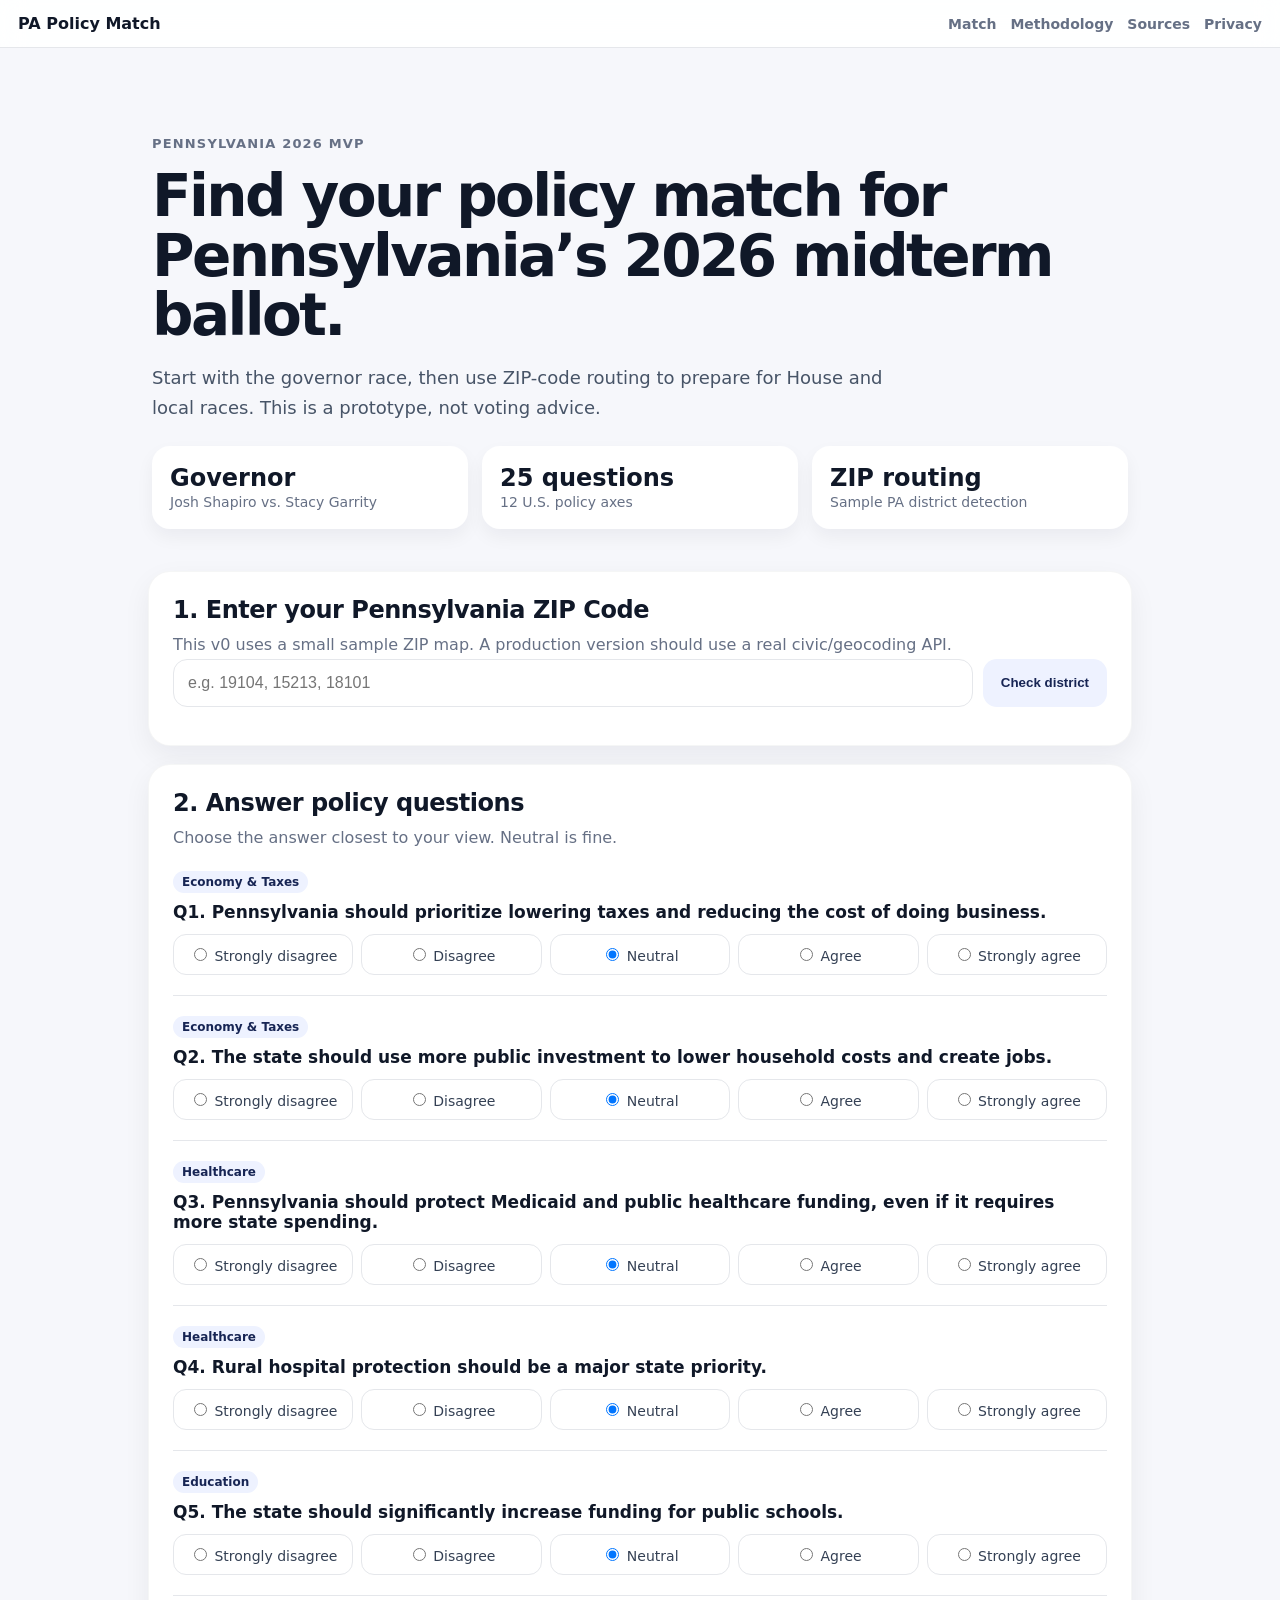
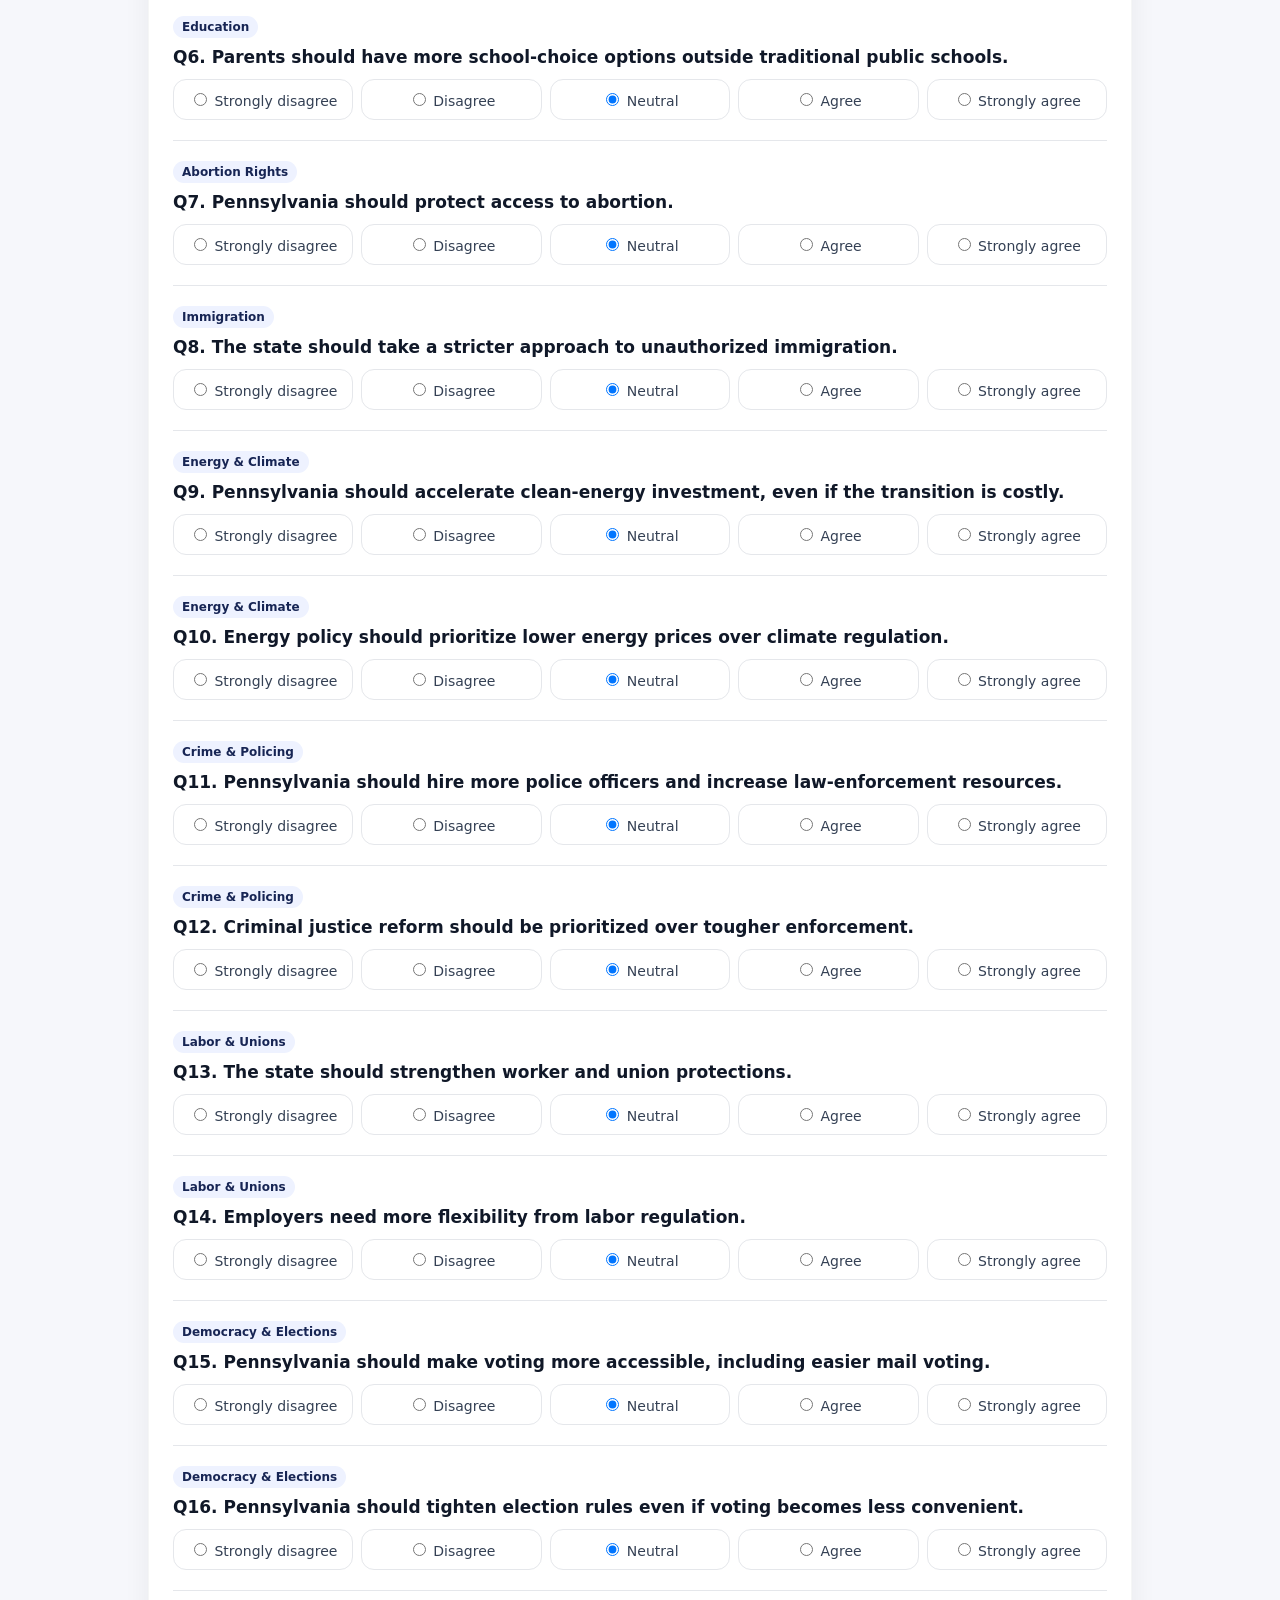
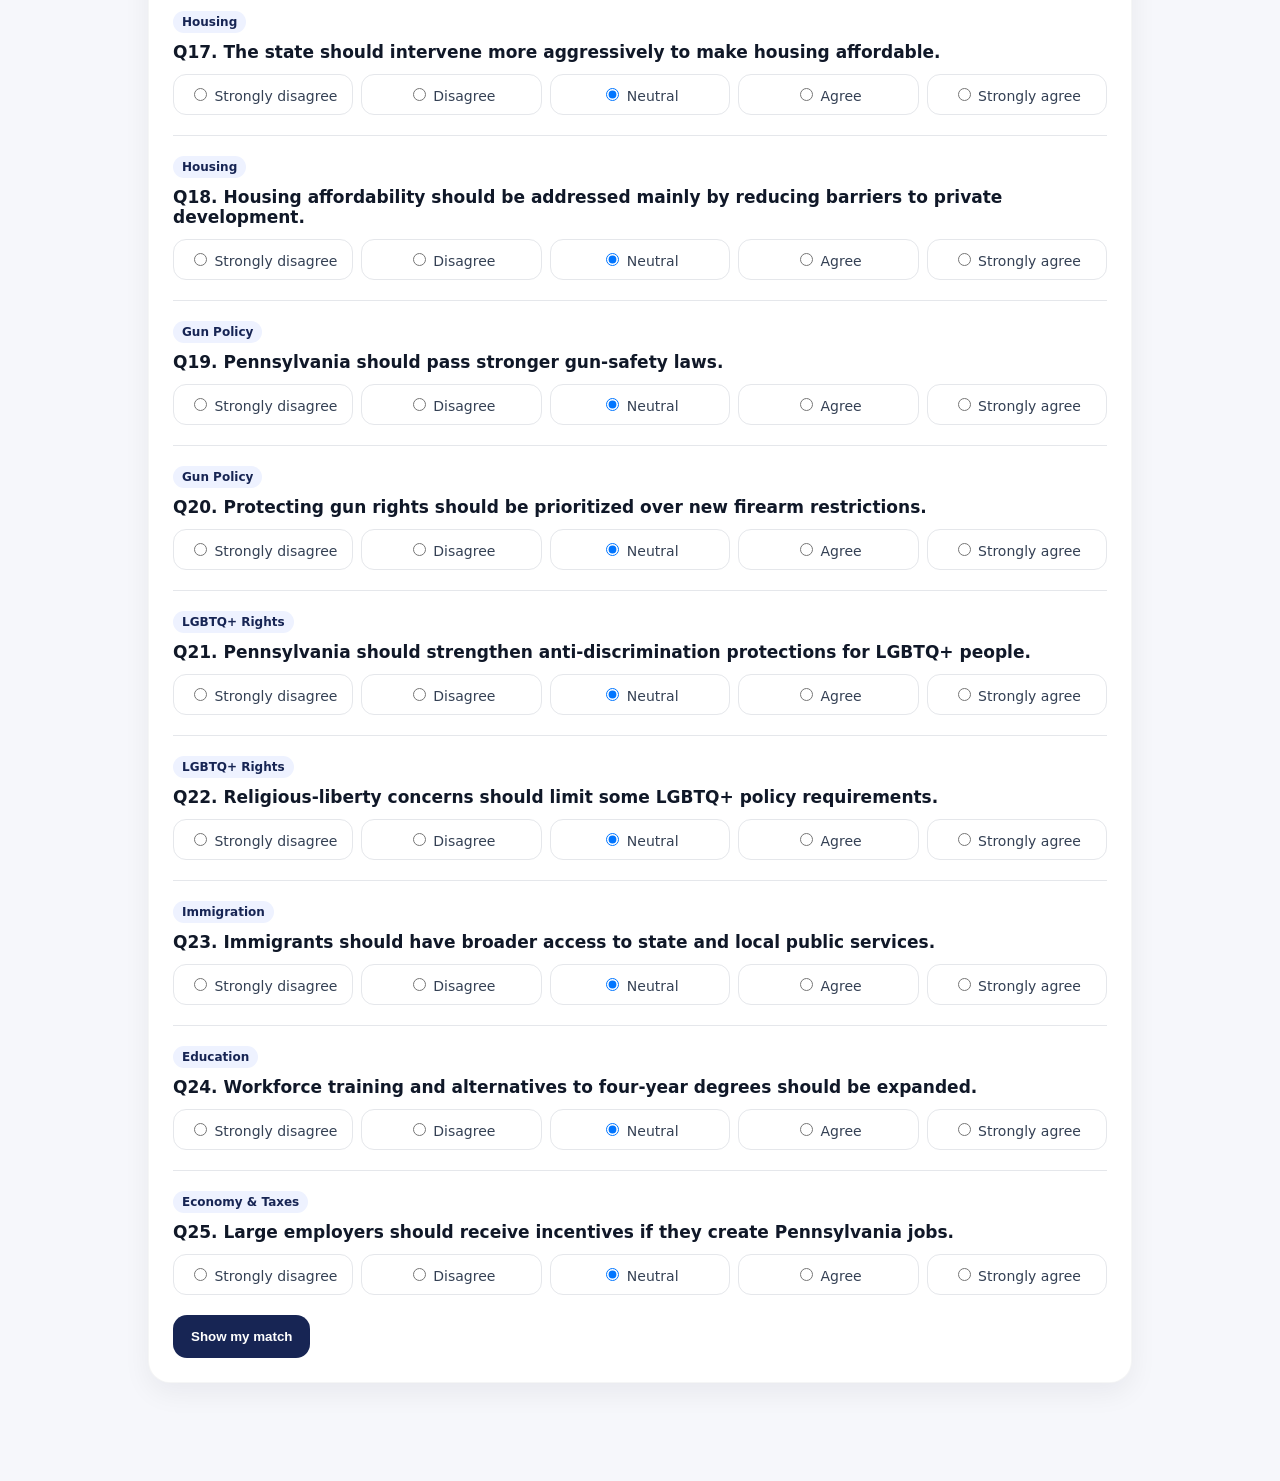
<file: index.html>
<!doctype html>
<html lang="en">
<head>
  <meta charset="utf-8" />
  <meta name="viewport" content="width=device-width, initial-scale=1" />
  <title>Pennsylvania 2026 Policy Match</title>
  <link rel="stylesheet" href="./src/styles.css" />
</head>
<body>
  <header class="topbar">
    <a class="brand" href="./index.html">PA Policy Match</a>
    <nav>
      <a href="./index.html">Match</a>
      <a href="./methodology.html">Methodology</a>
      <a href="./sources.html">Sources</a>
      <a href="./privacy.html">Privacy</a>
    </nav>
  </header>

  <main>
    <section class="hero">
      <p class="eyebrow">Pennsylvania 2026 MVP</p>
      <h1>Find your policy match for Pennsylvania’s 2026 midterm ballot.</h1>
      <p class="lead">Start with the governor race, then use ZIP-code routing to prepare for House and local races. This is a prototype, not voting advice.</p>
      <div class="hero-grid">
        <div><strong>Governor</strong><span>Josh Shapiro vs. Stacy Garrity</span></div>
        <div><strong>25 questions</strong><span>12 U.S. policy axes</span></div>
        <div><strong>ZIP routing</strong><span>Sample PA district detection</span></div>
      </div>
    </section>

    <section class="card">
      <div class="section-head">
        <h2>1. Enter your Pennsylvania ZIP Code</h2>
        <p>This v0 uses a small sample ZIP map. A production version should use a real civic/geocoding API.</p>
      </div>
      <div class="zip-row">
        <input id="zipInput" inputmode="numeric" maxlength="5" placeholder="e.g. 19104, 15213, 18101" />
        <button id="zipBtn" class="button secondary">Check district</button>
      </div>
      <div id="districtResult" class="district-result"></div>
    </section>

    <section class="card" id="quiz">
      <div class="section-head">
        <h2>2. Answer policy questions</h2>
        <p>Choose the answer closest to your view. Neutral is fine.</p>
      </div>
      <div id="questions"></div>
      <button id="submitBtn" class="button primary">Show my match</button>
    </section>

    <section class="card hidden" id="resultCard">
      <div class="section-head">
        <h2>Your Pennsylvania 2026 match</h2>
        <p>Similarity is based on distance between your policy profile and each candidate vector.</p>
      </div>
      <div id="topSummary"></div>
      <div id="results"></div>
      <div class="share-row">
        <button id="shareBtn" class="button secondary">Copy share text</button>
        <button id="resetBtn" class="button ghost">Reset</button>
      </div>
      <p class="notice">This result compares policy positions only. It does not evaluate character, competence, electability, or every issue on the ballot.</p>
    </section>
  </main>

  <script type="module" src="./src/app.js"></script>
</body>
</html>
</file>
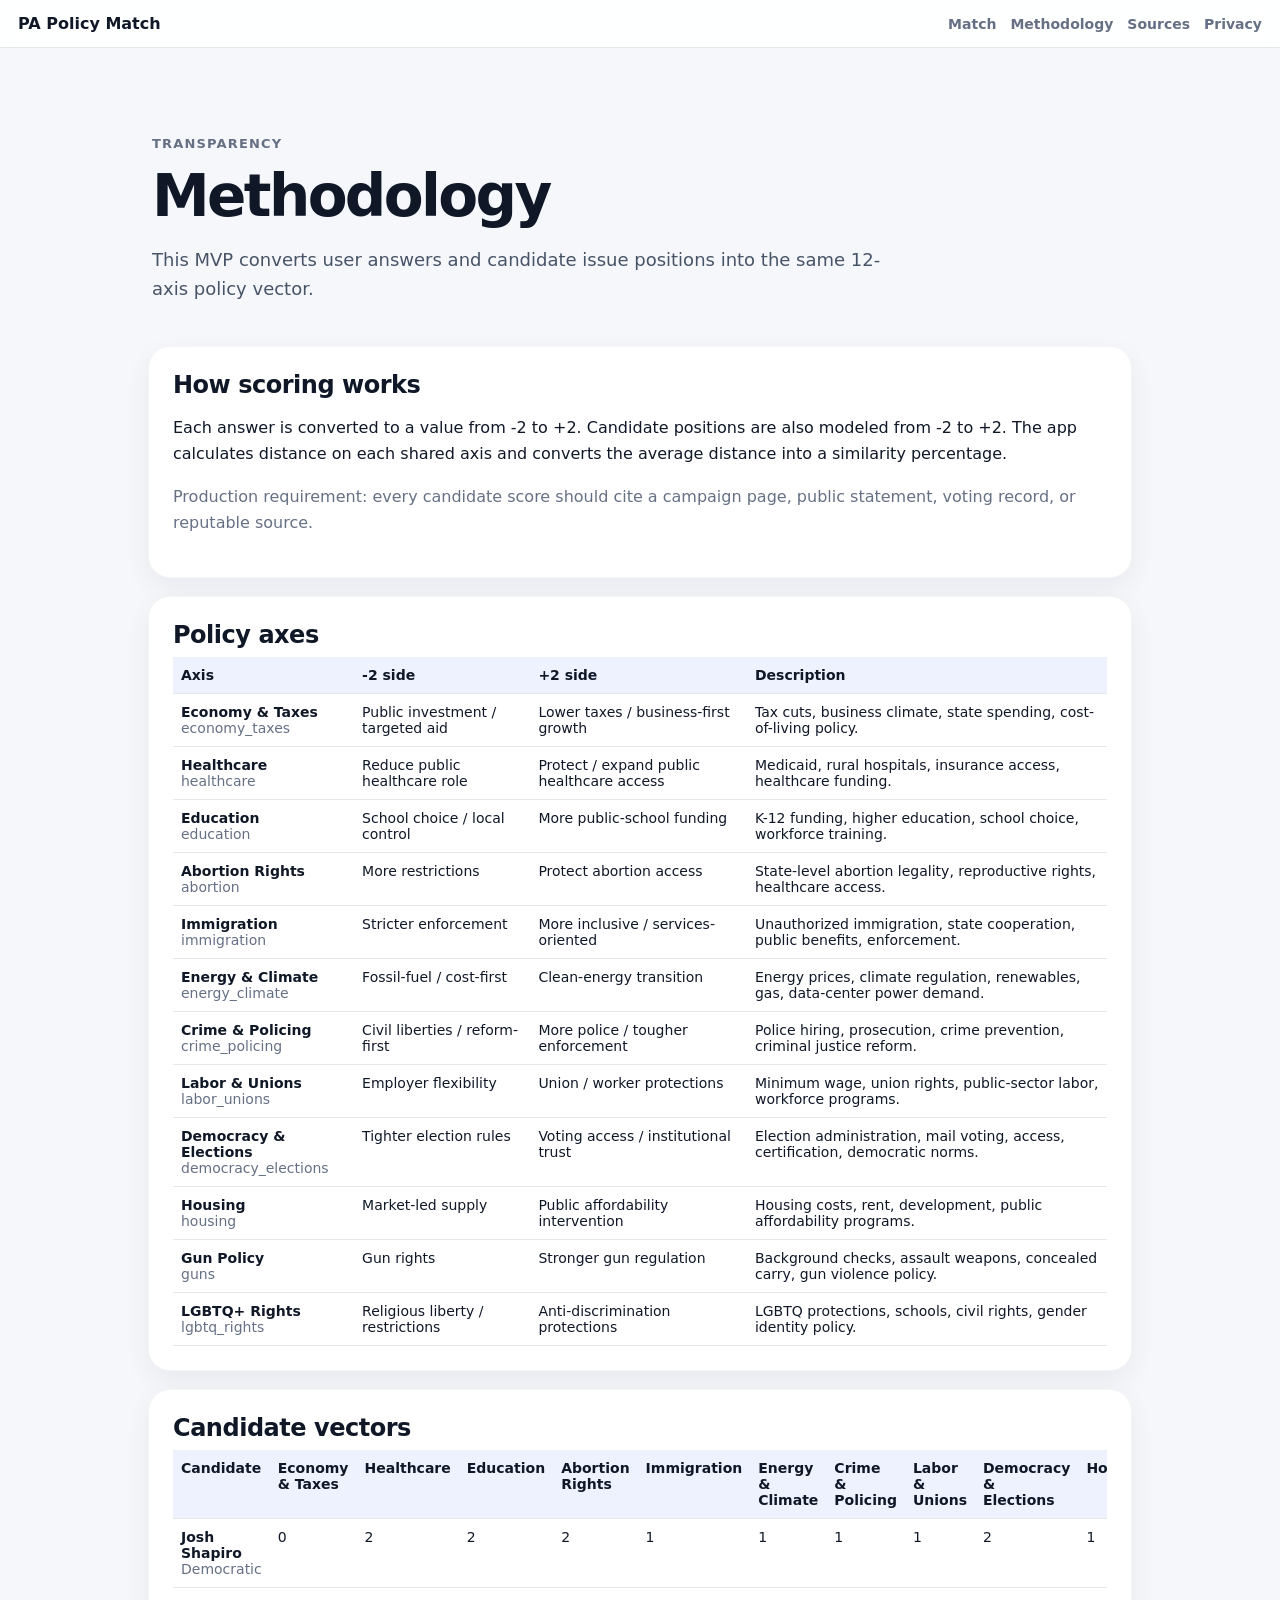
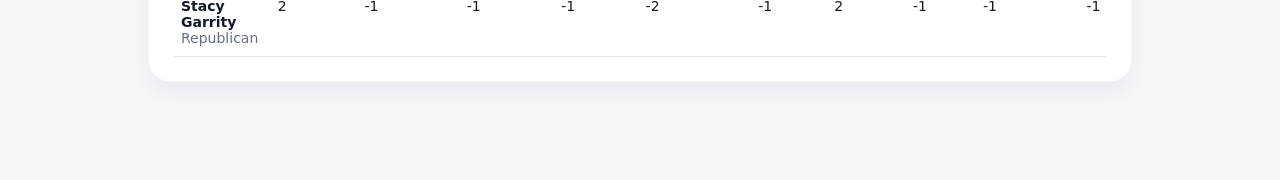
<file: methodology.html>
<!doctype html>
<html lang="en">
<head>
  <meta charset="utf-8" />
  <meta name="viewport" content="width=device-width, initial-scale=1" />
  <title>Methodology | PA Policy Match</title>
  <link rel="stylesheet" href="./src/styles.css" />
</head>
<body>
  <header class="topbar">
    <a class="brand" href="./index.html">PA Policy Match</a>
    <nav>
      <a href="./index.html">Match</a>
      <a href="./methodology.html">Methodology</a>
      <a href="./sources.html">Sources</a>
      <a href="./privacy.html">Privacy</a>
    </nav>
  </header>

  <main>
    <section class="hero compact">
      <p class="eyebrow">Transparency</p>
      <h1>Methodology</h1>
      <p class="lead">This MVP converts user answers and candidate issue positions into the same 12-axis policy vector.</p>
    </section>

    <section class="card">
      <h2>How scoring works</h2>
      <p>Each answer is converted to a value from -2 to +2. Candidate positions are also modeled from -2 to +2. The app calculates distance on each shared axis and converts the average distance into a similarity percentage.</p>
      <p class="notice">Production requirement: every candidate score should cite a campaign page, public statement, voting record, or reputable source.</p>
    </section>

    <section class="card">
      <h2>Policy axes</h2>
      <div id="axisTable"></div>
    </section>

    <section class="card">
      <h2>Candidate vectors</h2>
      <div id="candidateTable"></div>
    </section>
  </main>

  <script type="module" src="./src/methodology.js"></script>
</body>
</html>
</file>
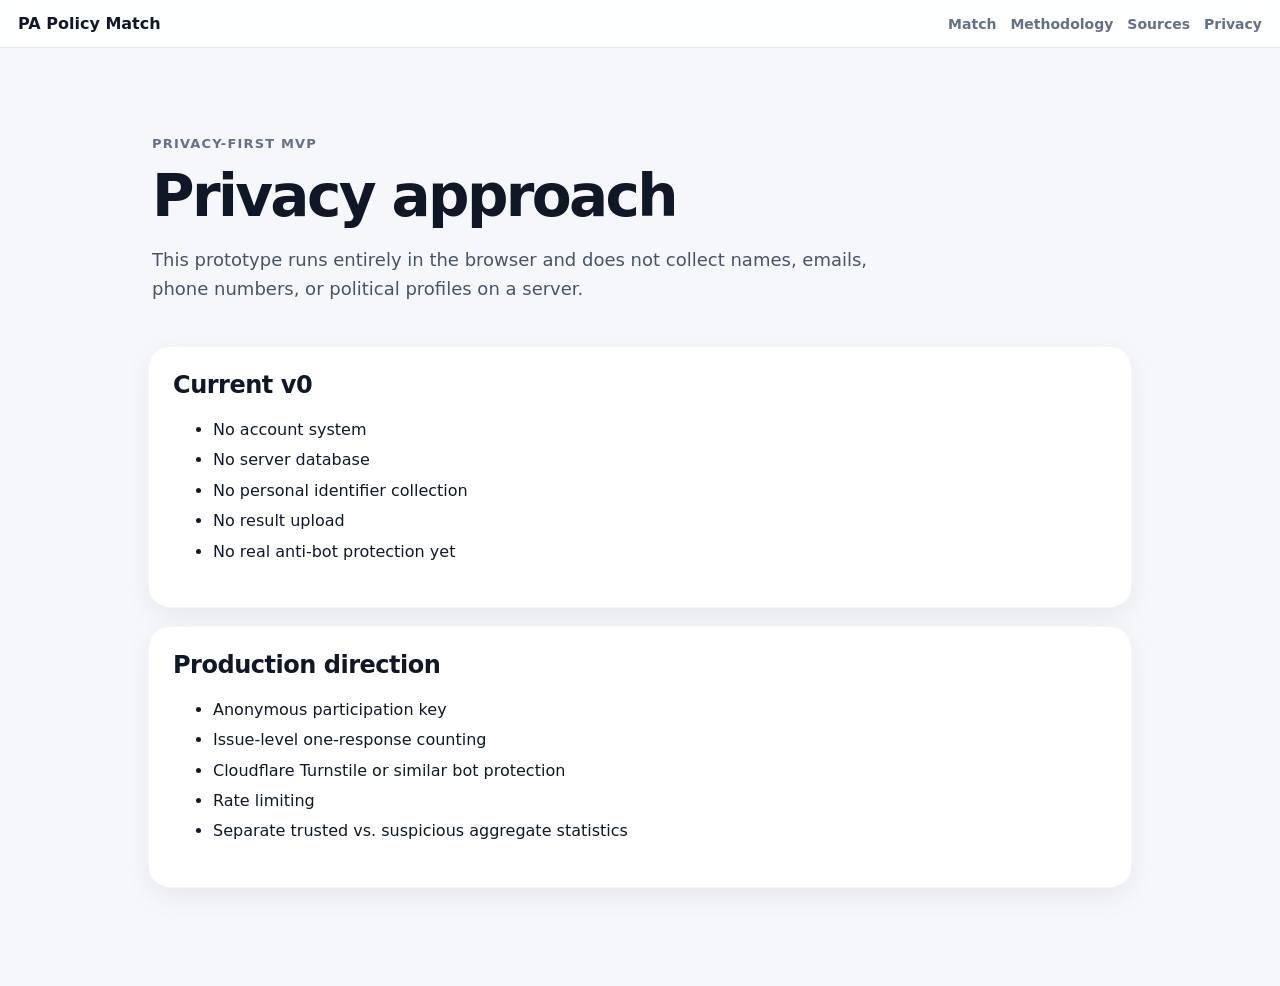
<file: privacy.html>
<!doctype html>
<html lang="en">
<head>
  <meta charset="utf-8" />
  <meta name="viewport" content="width=device-width, initial-scale=1" />
  <title>Privacy | PA Policy Match</title>
  <link rel="stylesheet" href="./src/styles.css" />
</head>
<body>
  <header class="topbar">
    <a class="brand" href="./index.html">PA Policy Match</a>
    <nav>
      <a href="./index.html">Match</a>
      <a href="./methodology.html">Methodology</a>
      <a href="./sources.html">Sources</a>
      <a href="./privacy.html">Privacy</a>
    </nav>
  </header>

  <main>
    <section class="hero compact">
      <p class="eyebrow">Privacy-first MVP</p>
      <h1>Privacy approach</h1>
      <p class="lead">This prototype runs entirely in the browser and does not collect names, emails, phone numbers, or political profiles on a server.</p>
    </section>

    <section class="card">
      <h2>Current v0</h2>
      <ul class="clean-list">
        <li>No account system</li>
        <li>No server database</li>
        <li>No personal identifier collection</li>
        <li>No result upload</li>
        <li>No real anti-bot protection yet</li>
      </ul>
    </section>

    <section class="card">
      <h2>Production direction</h2>
      <ul class="clean-list">
        <li>Anonymous participation key</li>
        <li>Issue-level one-response counting</li>
        <li>Cloudflare Turnstile or similar bot protection</li>
        <li>Rate limiting</li>
        <li>Separate trusted vs. suspicious aggregate statistics</li>
      </ul>
    </section>
  </main>
</body>
</html>
</file>
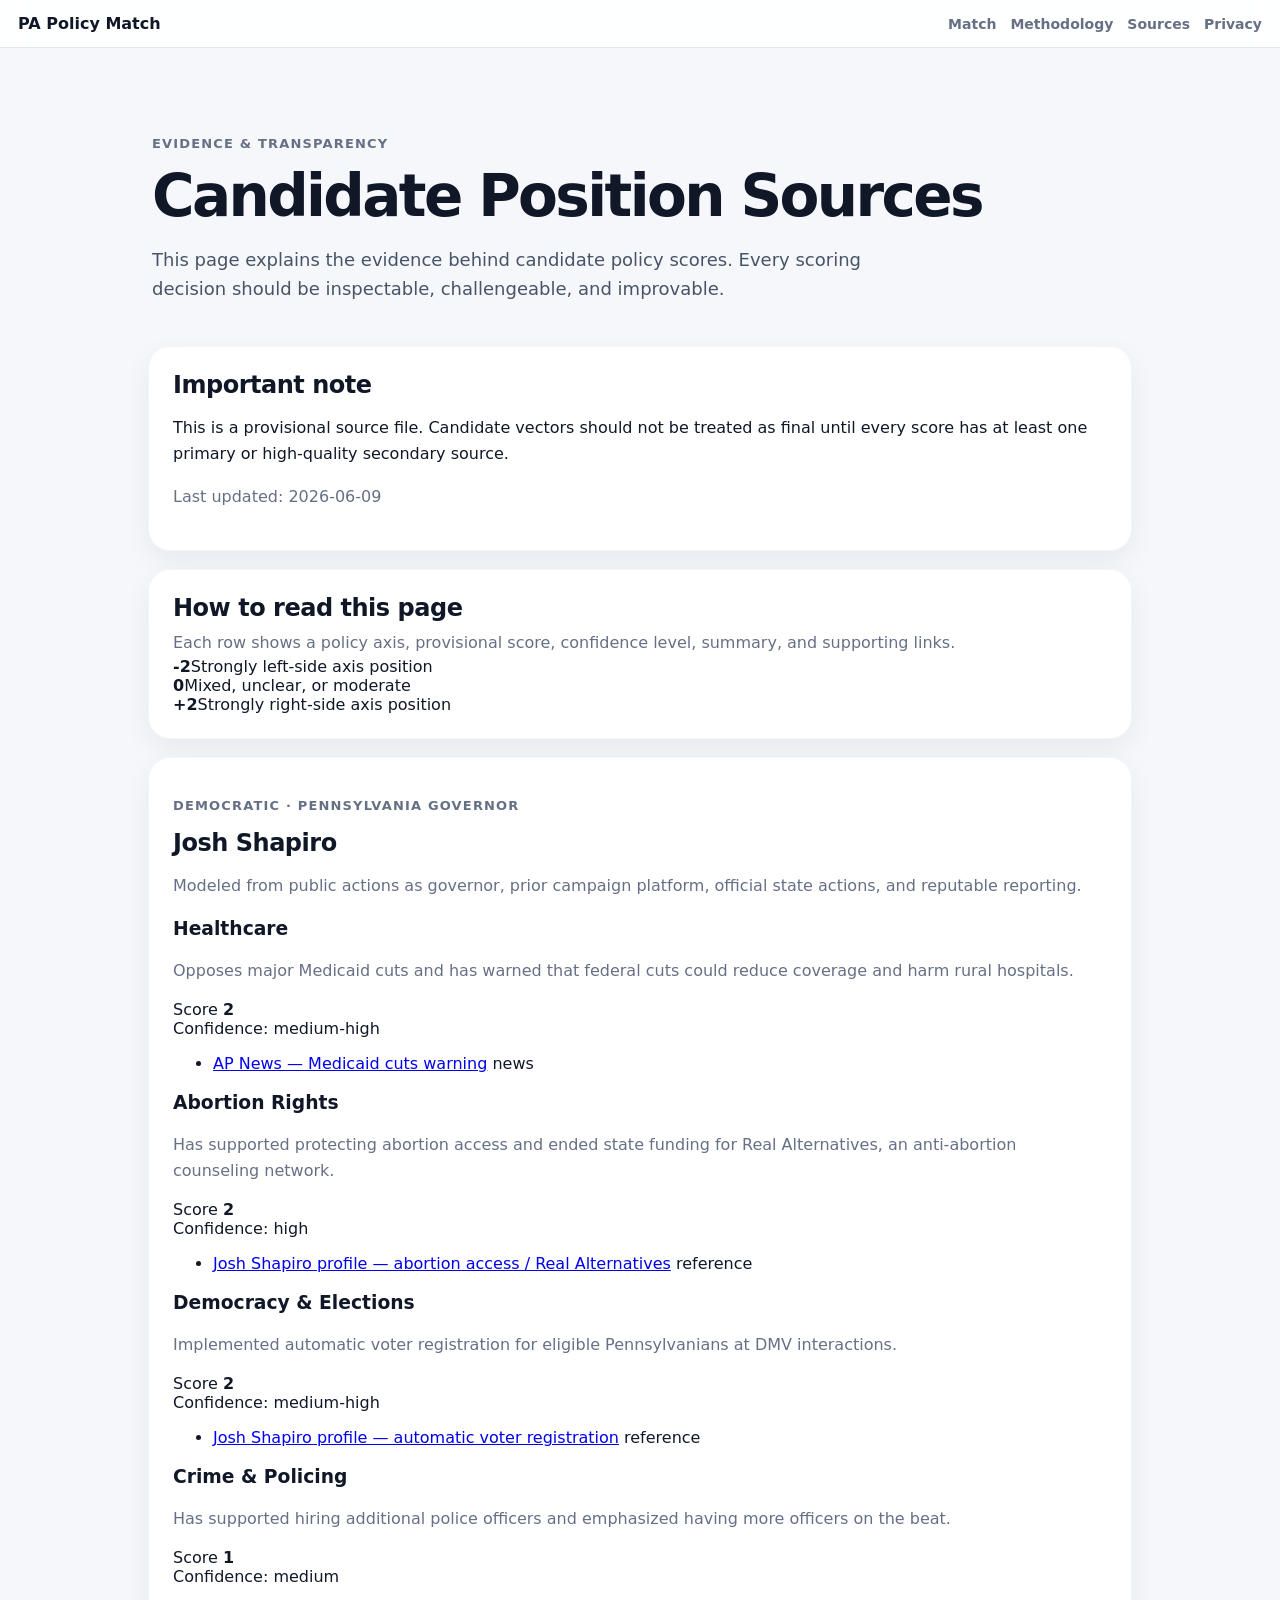
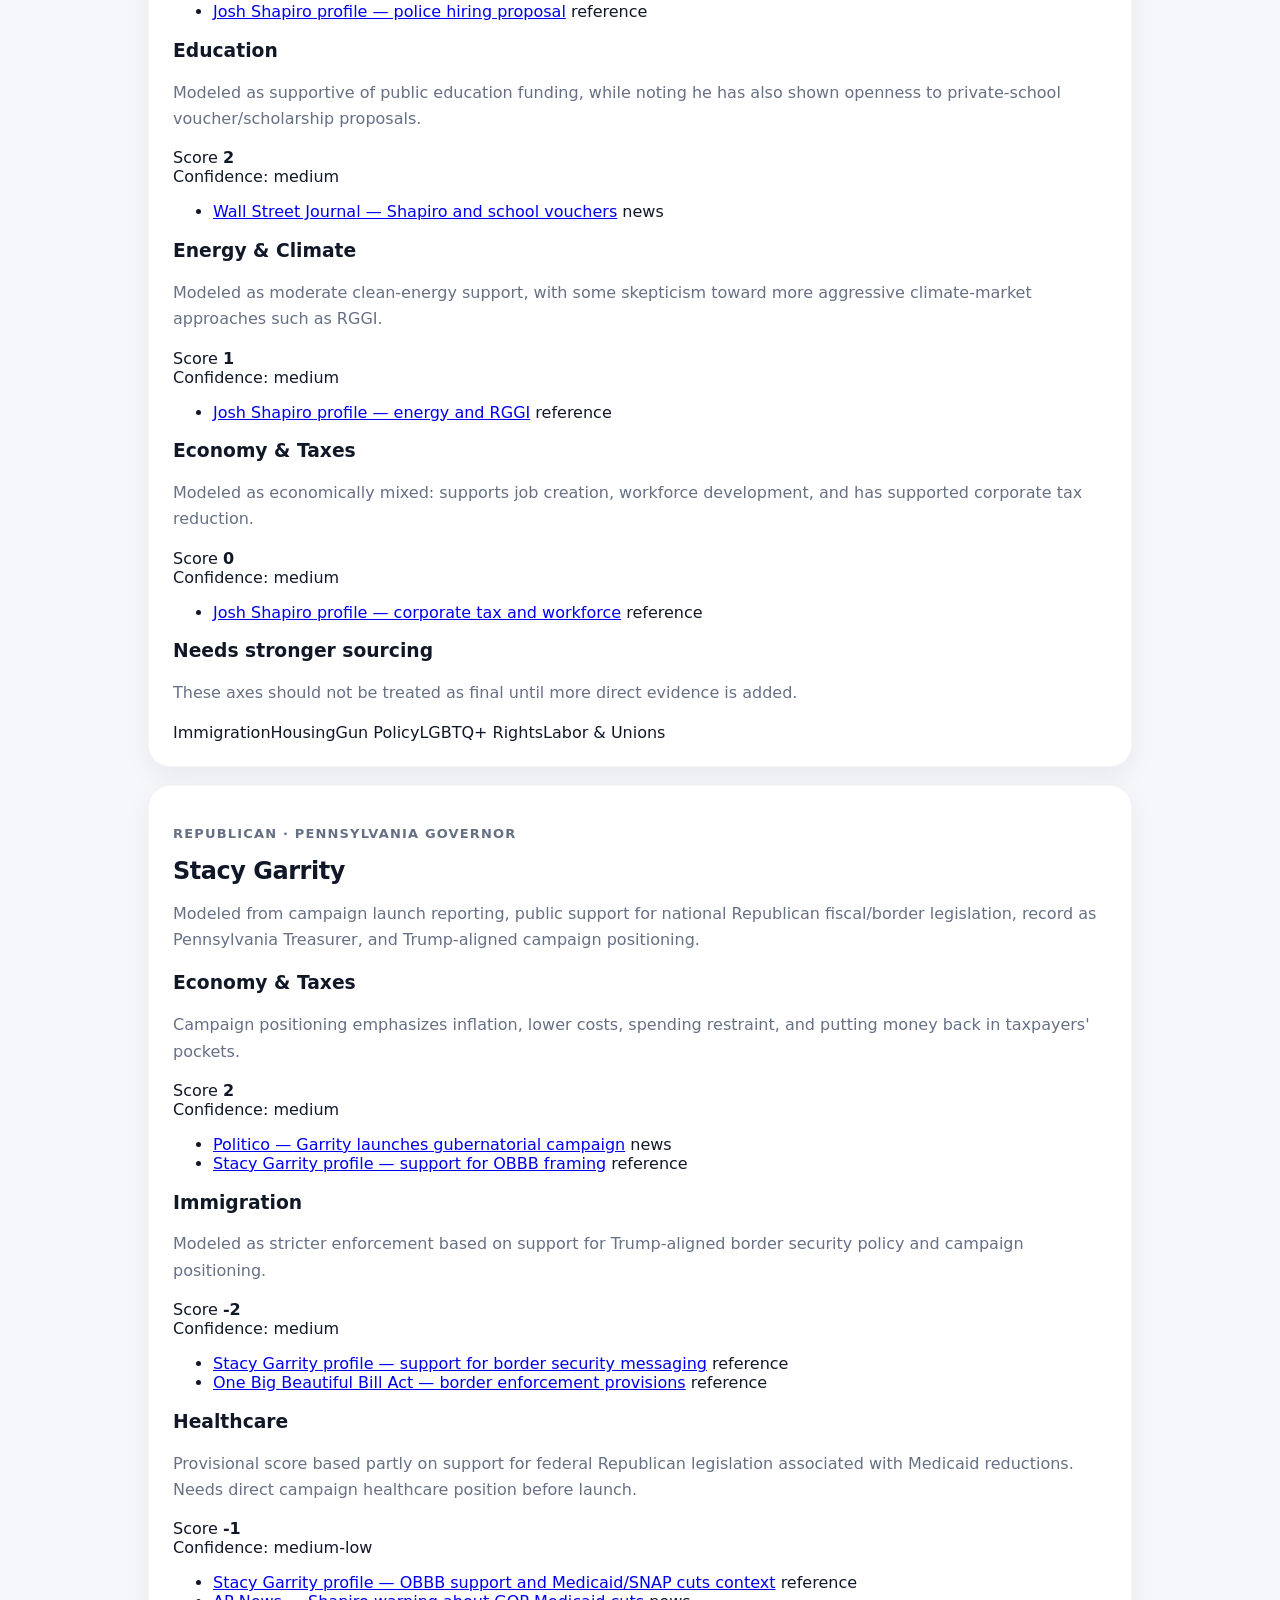
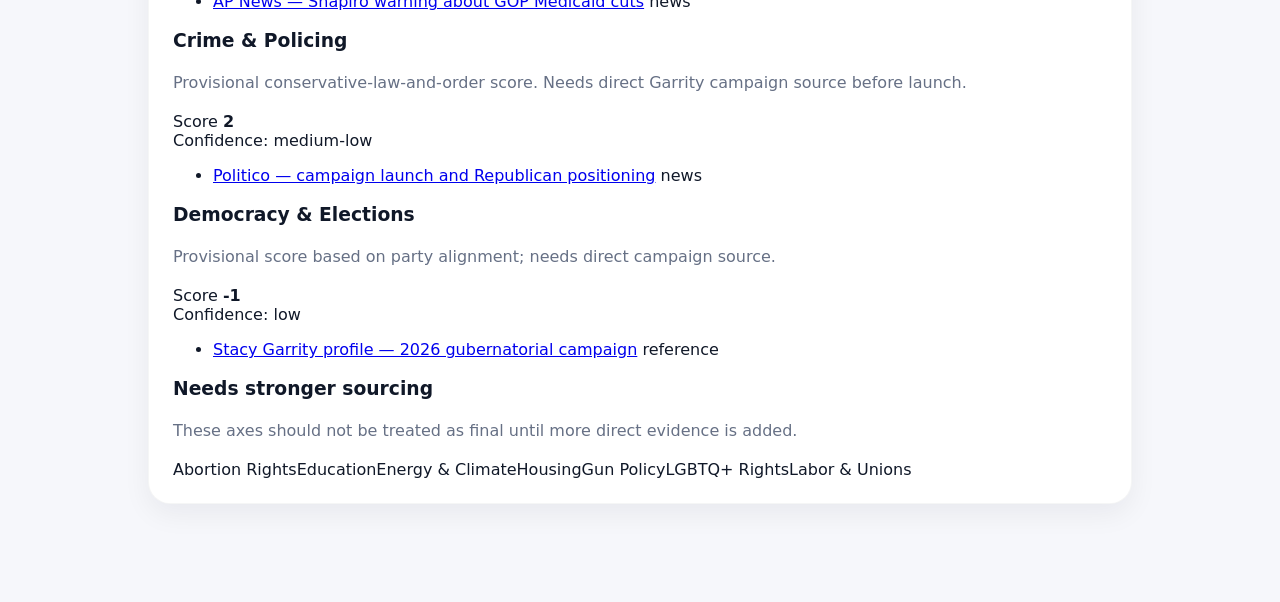
<file: sources.html>
<!doctype html>
<html lang="en">
<head>
  <meta charset="utf-8" />
  <meta name="viewport" content="width=device-width, initial-scale=1" />
  <title>Sources | PA Policy Match</title>
  <link rel="stylesheet" href="./src/styles.css" />
</head>
<body>
  <header class="topbar">
    <a class="brand" href="./index.html">PA Policy Match</a>
    <nav>
      <a href="./index.html">Match</a>
      <a href="./methodology.html">Methodology</a>
      <a href="./sources.html">Sources</a>
      <a href="./privacy.html">Privacy</a>
    </nav>
  </header>

  <main>
    <section class="hero compact">
      <p class="eyebrow">Evidence & Transparency</p>
      <h1>Candidate Position Sources</h1>
      <p class="lead">This page explains the evidence behind candidate policy scores. Every scoring decision should be inspectable, challengeable, and improvable.</p>
    </section>

    <section class="card warning-card">
      <h2>Important note</h2>
      <p id="disclaimer">Loading...</p>
      <p class="notice">Last updated: <span id="lastUpdated">Loading...</span></p>
    </section>

    <section class="card">
      <div class="section-head">
        <h2>How to read this page</h2>
        <p>Each row shows a policy axis, provisional score, confidence level, summary, and supporting links.</p>
      </div>
      <div class="score-guide">
        <div><strong>-2</strong><span>Strongly left-side axis position</span></div>
        <div><strong>0</strong><span>Mixed, unclear, or moderate</span></div>
        <div><strong>+2</strong><span>Strongly right-side axis position</span></div>
      </div>
    </section>

    <section id="candidateSources"></section>
  </main>

  <script type="module" src="./src/sources.js"></script>
</body>
</html>
</file>
<file: src/styles.css>
* { box-sizing: border-box; }
:root {
  --bg: #f6f7fb;
  --card: #fff;
  --text: #101828;
  --muted: #667085;
  --line: #e5e7eb;
  --primary: #172554;
  --soft: #eef2ff;
}
body {
  margin: 0;
  background: var(--bg);
  color: var(--text);
  font-family: Inter, ui-sans-serif, system-ui, -apple-system, BlinkMacSystemFont, "Segoe UI", sans-serif;
}
.topbar {
  position: sticky;
  top: 0;
  z-index: 10;
  background: rgba(255,255,255,.9);
  backdrop-filter: blur(12px);
  border-bottom: 1px solid var(--line);
  padding: 14px 18px;
  display: flex;
  justify-content: space-between;
  align-items: center;
}
.brand { color: var(--text); text-decoration: none; font-weight: 900; }
nav { display: flex; gap: 14px; }
nav a { text-decoration: none; color: var(--muted); font-size: 14px; font-weight: 750; }
main { max-width: 1020px; margin: 0 auto; padding: 34px 18px 80px; }
.hero { padding: 38px 4px 24px; }
.hero.compact { padding-bottom: 6px; }
.eyebrow { color: var(--muted); font-size: 13px; letter-spacing: .09em; text-transform: uppercase; font-weight: 850; }
h1 { font-size: clamp(34px, 6vw, 58px); line-height: 1.02; letter-spacing: -.045em; margin: 8px 0 14px; }
h2 { margin: 0 0 8px; letter-spacing: -.02em; }
p { line-height: 1.65; }
.lead { color: #475467; max-width: 760px; font-size: 18px; }
.card {
  background: var(--card);
  border: 1px solid rgba(16,24,40,.04);
  border-radius: 22px;
  margin: 18px 0;
  padding: 24px;
  box-shadow: 0 10px 28px rgba(16, 24, 40, .06);
}
.hero-grid { display: grid; grid-template-columns: repeat(3, 1fr); gap: 14px; margin-top: 24px; }
.hero-grid div { background: white; border-radius: 18px; padding: 18px; box-shadow: 0 8px 18px rgba(16,24,40,.05); }
.hero-grid strong { display: block; font-size: 24px; }
.hero-grid span { color: var(--muted); font-size: 14px; }
.section-head p { color: var(--muted); margin: 0; }
.zip-row { display: flex; gap: 10px; }
input {
  flex: 1;
  border: 1px solid var(--line);
  border-radius: 14px;
  padding: 14px 14px;
  font-size: 16px;
}
.button {
  border: 0;
  padding: 14px 18px;
  border-radius: 14px;
  cursor: pointer;
  font-weight: 850;
}
.primary { background: var(--primary); color: white; }
.secondary { background: var(--soft); color: var(--primary); }
.ghost { background: white; border: 1px solid var(--line); color: var(--text); }
.district-result { margin-top: 14px; color: var(--muted); }
.question { border-top: 1px solid var(--line); padding: 20px 0; }
.question:first-child { border-top: 0; }
.question-meta { display: inline-flex; border-radius: 999px; background: var(--soft); color: var(--primary); font-size: 12px; padding: 4px 9px; margin-bottom: 9px; font-weight: 800; }
.question-title { font-weight: 850; margin-bottom: 12px; font-size: 17px; }
.scale { display: grid; grid-template-columns: repeat(5, 1fr); gap: 8px; }
.scale label { cursor: pointer; border: 1px solid var(--line); border-radius: 13px; padding: 10px 9px; text-align: center; color: #344054; font-size: 14px; }
.hidden { display: none; }
.top-match { background: var(--primary); color: white; border-radius: 20px; padding: 22px; margin-bottom: 18px; }
.top-match h3 { margin: 0 0 8px; font-size: 26px; }
.top-match p { margin: 6px 0 0; color: rgba(255,255,255,.8); }
.result-card { border: 1px solid var(--line); border-radius: 18px; padding: 18px; margin: 14px 0; }
.result-row { display: grid; grid-template-columns: 150px 1fr 58px; gap: 12px; align-items: center; }
.candidate { font-weight: 900; }
.score { text-align: right; font-weight: 900; }
.bar { height: 16px; background: #eef0f3; border-radius: 999px; overflow: hidden; }
.fill { height: 100%; background: var(--primary); }
.tagline, .notice, .muted { color: var(--muted); }
.reason span { display: inline-block; font-size: 13px; padding: 5px 9px; border-radius: 999px; background: var(--soft); margin: 2px 3px 2px 0; }
.axis-grid { display: grid; grid-template-columns: repeat(2, 1fr); gap: 12px; }
.axis-item { border: 1px solid var(--line); border-radius: 14px; padding: 12px; }
.axis-item-head { display: flex; justify-content: space-between; font-size: 14px; font-weight: 850; margin-bottom: 8px; }
.axis-track { height: 8px; border-radius: 999px; background: #eef0f3; position: relative; }
.axis-dot { width: 14px; height: 14px; border-radius: 50%; background: var(--primary); position: absolute; top: -3px; transform: translateX(-50%); }
.share-row { display: flex; gap: 10px; flex-wrap: wrap; margin-top: 18px; }
.table-wrap { overflow-x: auto; }
table { width: 100%; border-collapse: collapse; font-size: 14px; }
th, td { border-bottom: 1px solid var(--line); padding: 10px 8px; text-align: left; vertical-align: top; }
th { background: var(--soft); }
.clean-list { line-height: 1.9; }
@media (max-width: 760px) {
  .topbar { align-items: flex-start; gap: 10px; }
  .hero-grid, .axis-grid, .scale { grid-template-columns: 1fr; }
  .zip-row { flex-direction: column; }
  .result-row { grid-template-columns: 1fr; }
  .score { text-align: left; }
}
</file>
